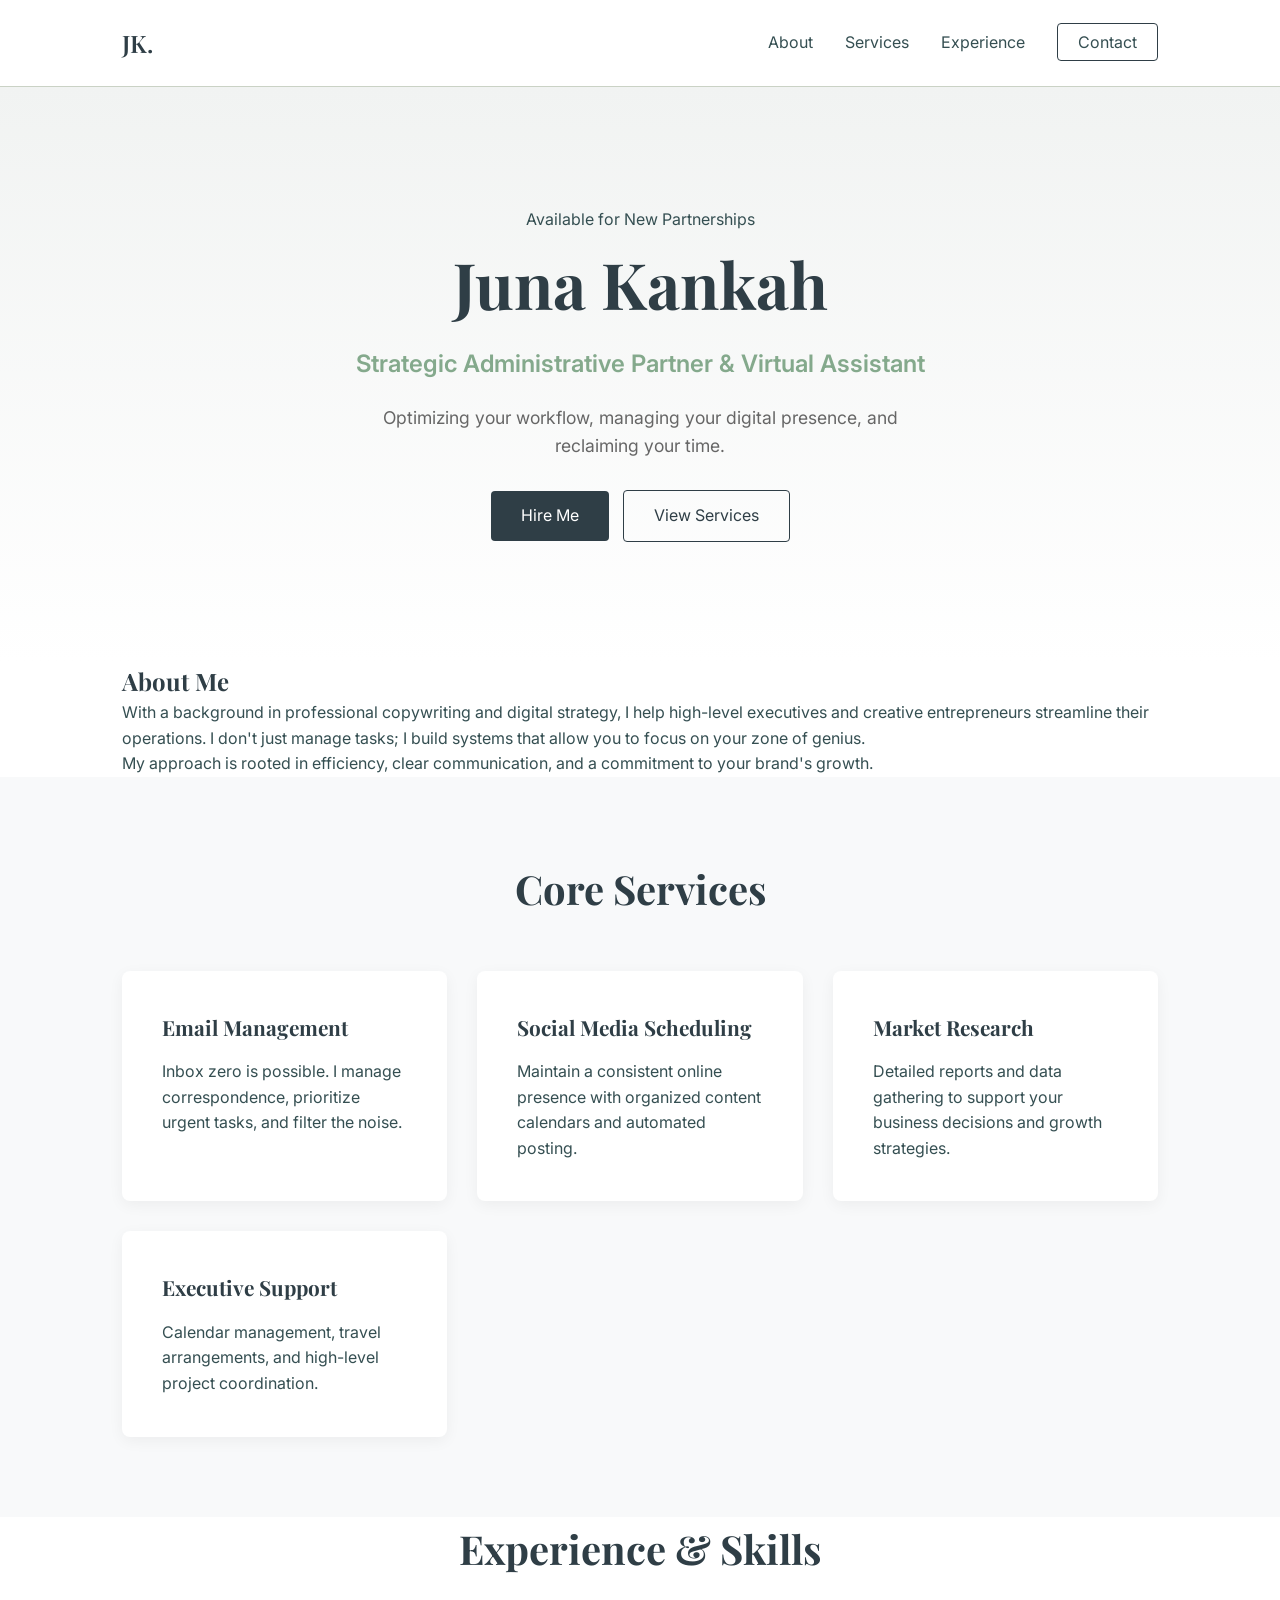
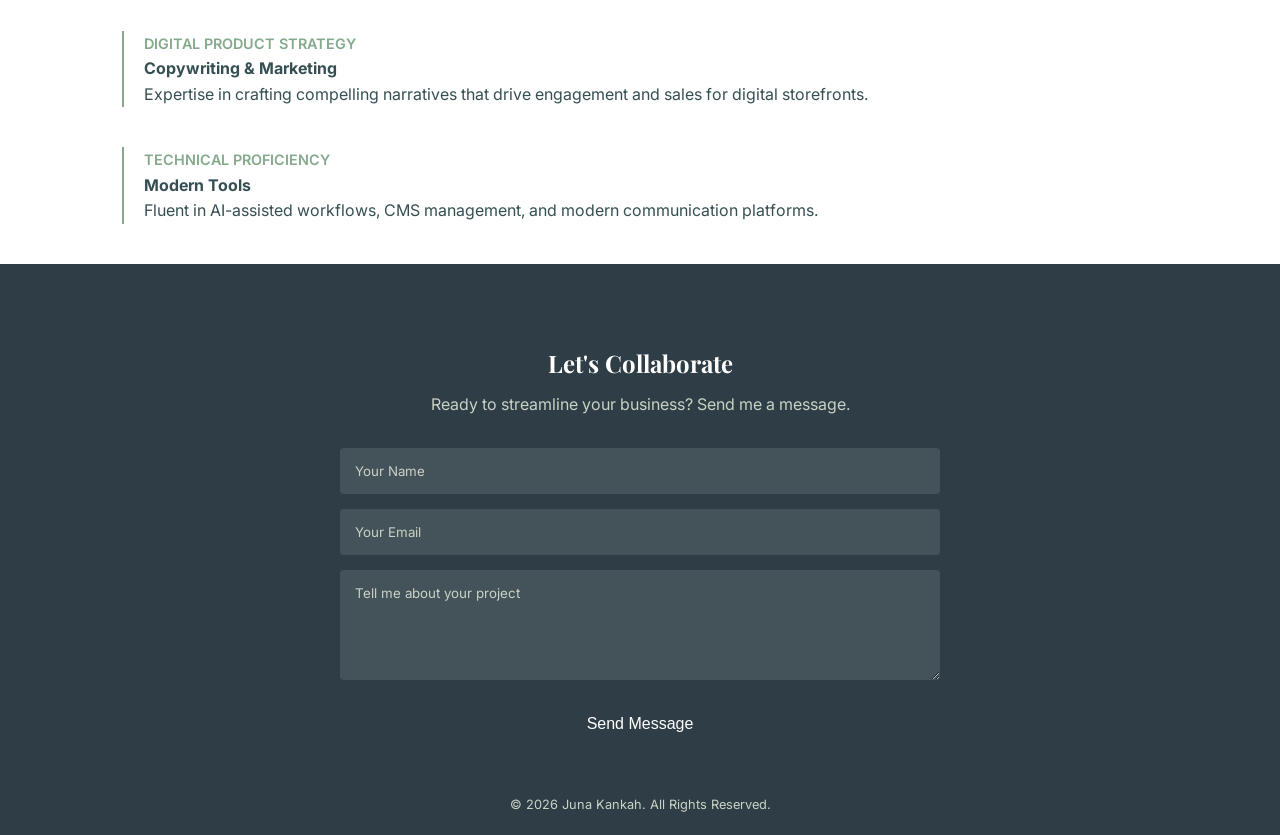
<file: index.html>
<!DOCTYPE html>
<html lang="en">
<head>
    <meta charset="UTF-8">
    <meta name="viewport" content="width=device-width, initial-scale=1.0">
    <title>Juna Kankah | Strategic Administrative Partner</title>
    <link rel="stylesheet" href="style.css">
    <!-- Google Fonts -->
    <link rel="preconnect" href="https://fonts.googleapis.com">
    <link rel="preconnect" href="https://fonts.gstatic.com" crossorigin>
    <link href="https://fonts.googleapis.com/css2?family=Playfair+Display:wght@600&family=Inter:wght@300;400;600&display=swap" rel="stylesheet">
</head>
<body>

    <!-- Navigation -->
    <nav>
        <div class="container nav-flex">
            <div class="logo">JK.</div>
            <ul class="nav-links">
                <li><a href="#about">About</a></li>
                <li><a href="#services">Services</a></li>
                <li><a href="#experience">Experience</a></li>
                <li><a href="#contact" class="btn-small">Contact</a></li>
            </ul>
        </div>
    </nav>

    <!-- Hero Section -->
    <header class="hero">
        <div class="container">
            <span class="fade-in">Available for New Partnerships</span>
            <h1>Juna Kankah</h1>
            <p class="tagline">Strategic Administrative Partner & Virtual Assistant</p>
            <p class="hero-sub">Optimizing your workflow, managing your digital presence, and reclaiming your time.</p>
            <div class="hero-btns">
                <a href="#contact" class="btn-primary">Hire Me</a>
                <a href="#services" class="btn-secondary">View Services</a>
            </div>
        </div>
    </header>

    <!-- About Section -->
    <section id="about" class="container">
        <div class="about-grid">
            <div class="about-text">
                <h2>About Me</h2>
                <p>With a background in professional copywriting and digital strategy, I help high-level executives and creative entrepreneurs streamline their operations. I don't just manage tasks; I build systems that allow you to focus on your zone of genius.</p>
                <p>My approach is rooted in efficiency, clear communication, and a commitment to your brand's growth.</p>
            </div>
        </div>
    </section>

    <!-- Services Section -->
    <section id="services" class="bg-light">
        <div class="container">
            <h2 class="section-title">Core Services</h2>
            <div class="services-grid">
                <div class="service-card">
                    <h3>Email Management</h3>
                    <p>Inbox zero is possible. I manage correspondence, prioritize urgent tasks, and filter the noise.</p>
                </div>
                <div class="service-card">
                    <h3>Social Media Scheduling</h3>
                    <p>Maintain a consistent online presence with organized content calendars and automated posting.</p>
                </div>
                <div class="service-card">
                    <h3>Market Research</h3>
                    <p>Detailed reports and data gathering to support your business decisions and growth strategies.</p>
                </div>
                <div class="service-card">
                    <h3>Executive Support</h3>
                    <p>Calendar management, travel arrangements, and high-level project coordination.</p>
                </div>
            </div>
        </div>
    </section>

    <!-- Portfolio/Experience Section -->
    <section id="experience" class="container">
        <h2 class="section-title">Experience & Skills</h2>
        <div class="experience-list">
            <div class="exp-item">
                <span class="exp-date">Digital Product Strategy</span>
                <h4>Copywriting & Marketing</h4>
                <p>Expertise in crafting compelling narratives that drive engagement and sales for digital storefronts.</p>
            </div>
            <div class="exp-item">
                <span class="exp-date">Technical Proficiency</span>
                <h4>Modern Tools</h4>
                <p>Fluent in AI-assisted workflows, CMS management, and modern communication platforms.</p>
            </div>
        </div>
    </section>

    <!-- Contact Section -->
    <footer id="contact">
        <div class="container">
            <div class="contact-card">
                <h2>Let's Collaborate</h2>
                <p>Ready to streamline your business? Send me a message.</p>
                <form id="contact-form">
                    <div class="form-group">
                        <input type="text" placeholder="Your Name" required>
                    </div>
                    <div class="form-group">
                        <input type="email" placeholder="Your Email" required>
                    </div>
                    <div class="form-group">
                        <textarea placeholder="Tell me about your project" rows="5" required></textarea>
                    </div>
                    <button type="submit" class="btn-primary">Send Message</button>
                </form>
            </div>
            <p class="copyright">&copy; 2026 Juna Kankah. All Rights Reserved.</p>
        </div>
    </footer>

</body>
</html>
</file>
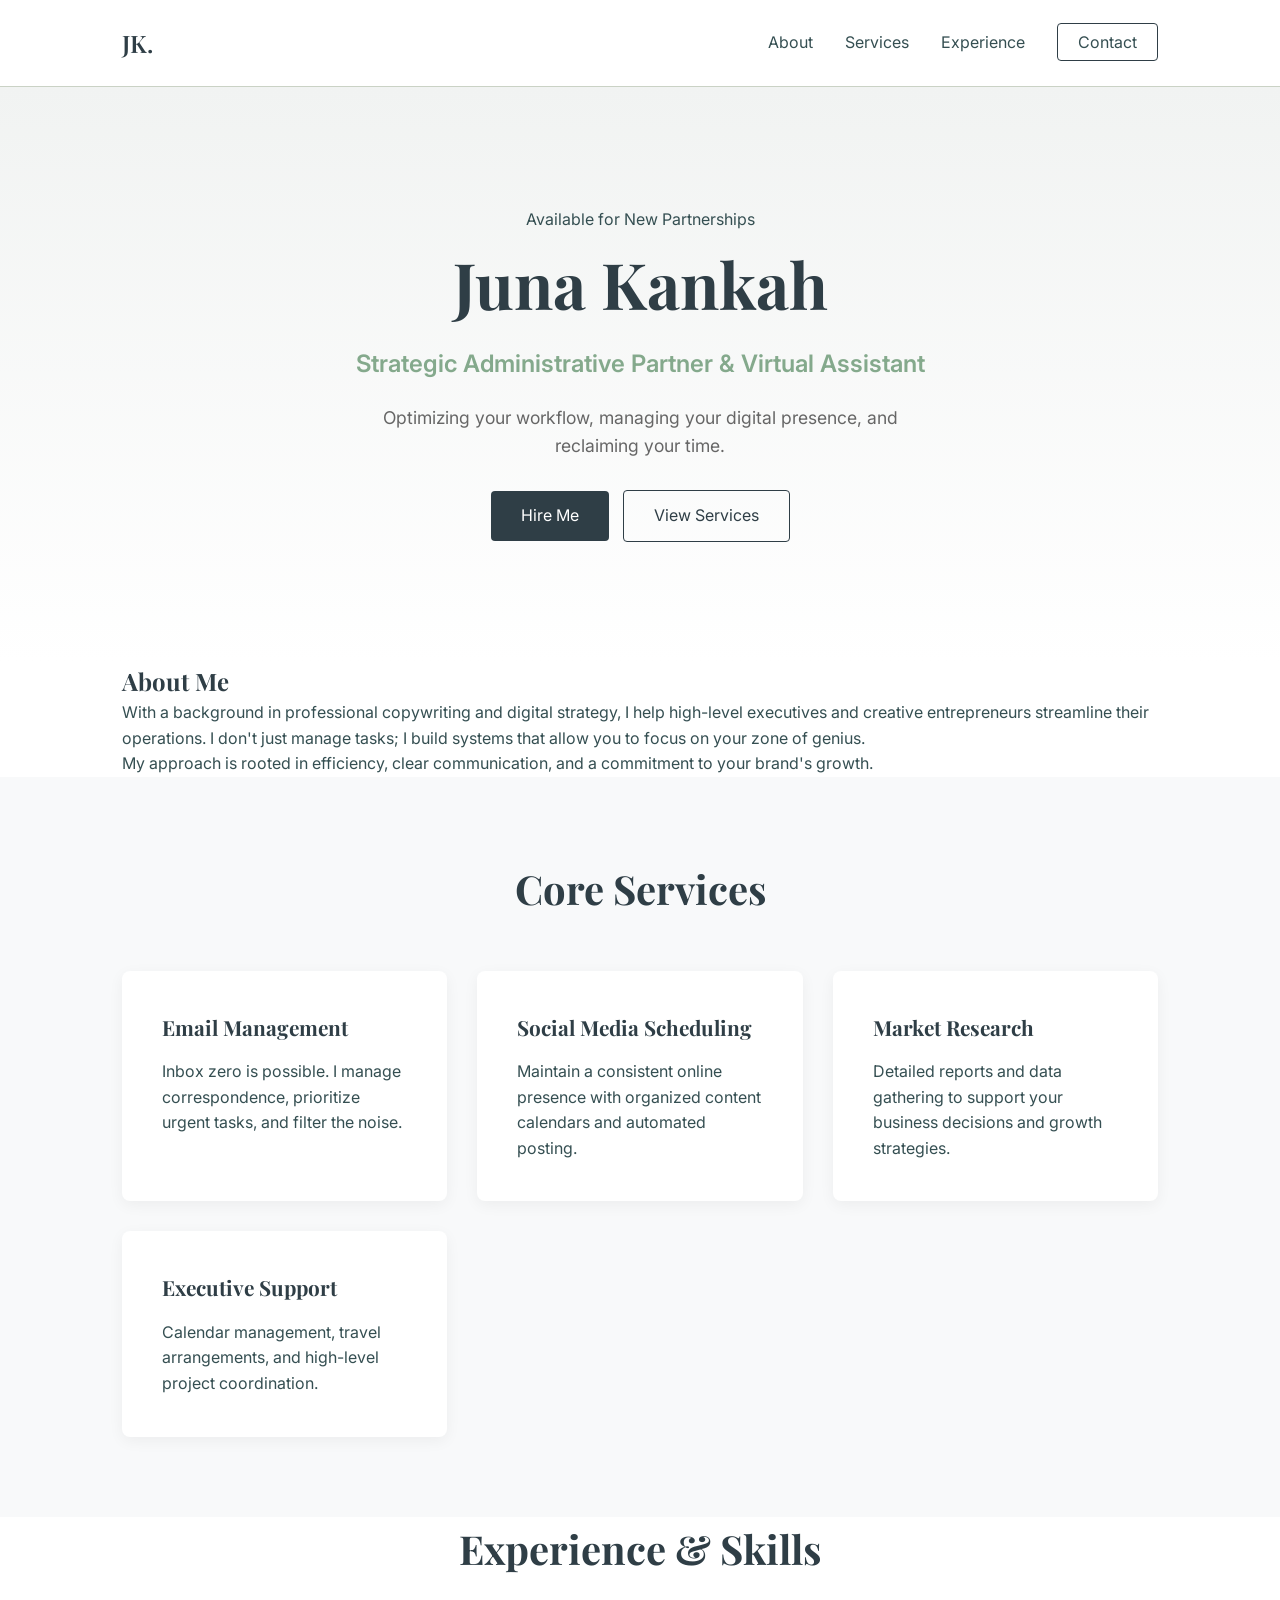
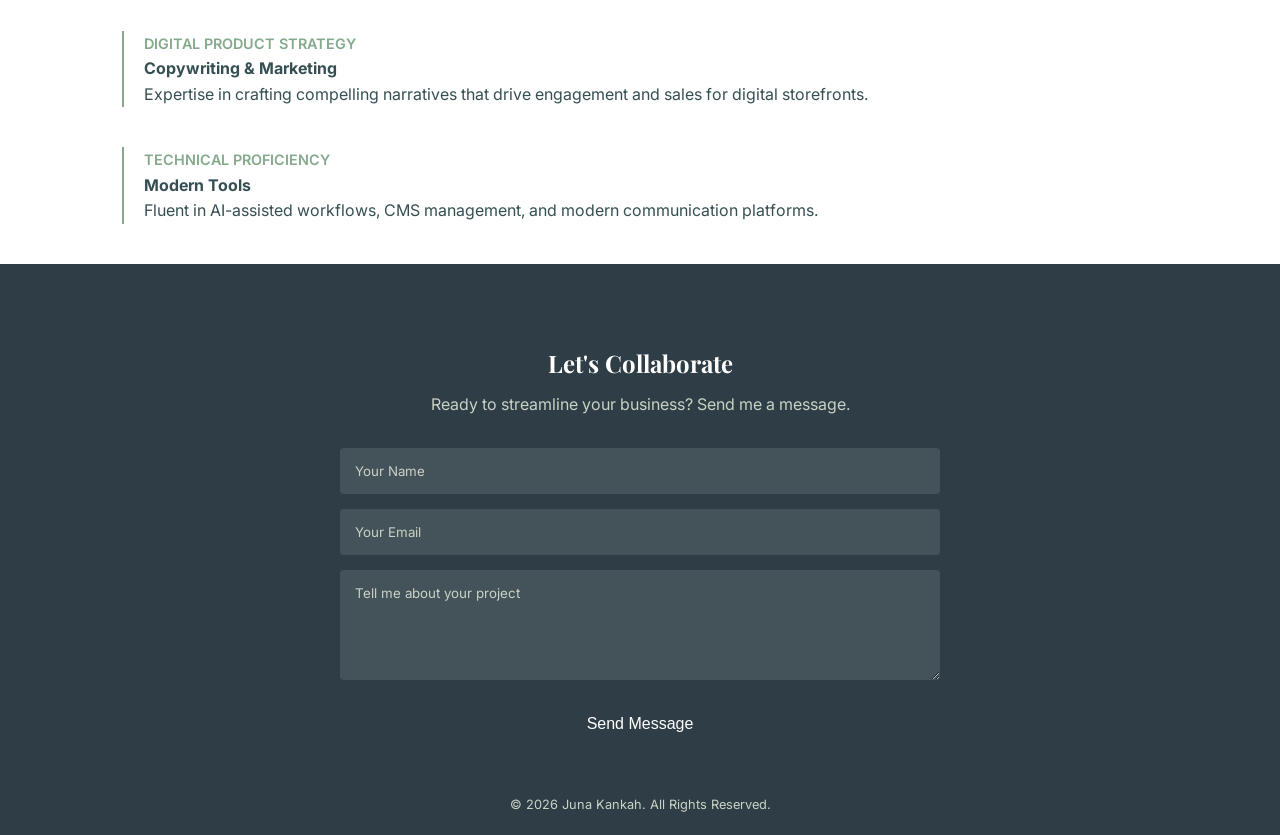
<file: html.html>
<!DOCTYPE html>
<html lang="en">
<head>
    <meta charset="UTF-8">
    <meta name="viewport" content="width=device-width, initial-scale=1.0">
    <title>Juna Kankah | Strategic Administrative Partner</title>
    <link rel="stylesheet" href="style.css">
    <!-- Google Fonts -->
    <link rel="preconnect" href="https://fonts.googleapis.com">
    <link rel="preconnect" href="https://fonts.gstatic.com" crossorigin>
    <link href="https://fonts.googleapis.com/css2?family=Playfair+Display:wght@600&family=Inter:wght@300;400;600&display=swap" rel="stylesheet">
</head>
<body>

    <!-- Navigation -->
    <nav>
        <div class="container nav-flex">
            <div class="logo">JK.</div>
            <ul class="nav-links">
                <li><a href="#about">About</a></li>
                <li><a href="#services">Services</a></li>
                <li><a href="#experience">Experience</a></li>
                <li><a href="#contact" class="btn-small">Contact</a></li>
            </ul>
        </div>
    </nav>

    <!-- Hero Section -->
    <header class="hero">
        <div class="container">
            <span class="fade-in">Available for New Partnerships</span>
            <h1>Juna Kankah</h1>
            <p class="tagline">Strategic Administrative Partner & Virtual Assistant</p>
            <p class="hero-sub">Optimizing your workflow, managing your digital presence, and reclaiming your time.</p>
            <div class="hero-btns">
                <a href="#contact" class="btn-primary">Hire Me</a>
                <a href="#services" class="btn-secondary">View Services</a>
            </div>
        </div>
    </header>

    <!-- About Section -->
    <section id="about" class="container">
        <div class="about-grid">
            <div class="about-text">
                <h2>About Me</h2>
                <p>With a background in professional copywriting and digital strategy, I help high-level executives and creative entrepreneurs streamline their operations. I don't just manage tasks; I build systems that allow you to focus on your zone of genius.</p>
                <p>My approach is rooted in efficiency, clear communication, and a commitment to your brand's growth.</p>
            </div>
        </div>
    </section>

    <!-- Services Section -->
    <section id="services" class="bg-light">
        <div class="container">
            <h2 class="section-title">Core Services</h2>
            <div class="services-grid">
                <div class="service-card">
                    <h3>Email Management</h3>
                    <p>Inbox zero is possible. I manage correspondence, prioritize urgent tasks, and filter the noise.</p>
                </div>
                <div class="service-card">
                    <h3>Social Media Scheduling</h3>
                    <p>Maintain a consistent online presence with organized content calendars and automated posting.</p>
                </div>
                <div class="service-card">
                    <h3>Market Research</h3>
                    <p>Detailed reports and data gathering to support your business decisions and growth strategies.</p>
                </div>
                <div class="service-card">
                    <h3>Executive Support</h3>
                    <p>Calendar management, travel arrangements, and high-level project coordination.</p>
                </div>
            </div>
        </div>
    </section>

    <!-- Portfolio/Experience Section -->
    <section id="experience" class="container">
        <h2 class="section-title">Experience & Skills</h2>
        <div class="experience-list">
            <div class="exp-item">
                <span class="exp-date">Digital Product Strategy</span>
                <h4>Copywriting & Marketing</h4>
                <p>Expertise in crafting compelling narratives that drive engagement and sales for digital storefronts.</p>
            </div>
            <div class="exp-item">
                <span class="exp-date">Technical Proficiency</span>
                <h4>Modern Tools</h4>
                <p>Fluent in AI-assisted workflows, CMS management, and modern communication platforms.</p>
            </div>
        </div>
    </section>

    <!-- Contact Section -->
    <footer id="contact">
        <div class="container">
            <div class="contact-card">
                <h2>Let's Collaborate</h2>
                <p>Ready to streamline your business? Send me a message.</p>
                <form id="contact-form">
                    <div class="form-group">
                        <input type="text" placeholder="Your Name" required>
                    </div>
                    <div class="form-group">
                        <input type="email" placeholder="Your Email" required>
                    </div>
                    <div class="form-group">
                        <textarea placeholder="Tell me about your project" rows="5" required></textarea>
                    </div>
                    <button type="submit" class="btn-primary">Send Message</button>
                </form>
            </div>
            <p class="copyright">&copy; 2026 Juna Kankah. All Rights Reserved.</p>
        </div>
    </footer>

</body>
</html>
</file>
<file: style.css>
/* --- Variables & Reset --- */
:root {
    --slate: #2f3e46;
    --sage: #84a98c;
    --off-white: #f8f9fa;
    --light-gray: #cad2c5;
    --text-dark: #354f52;
    --white: #ffffff;
    --transition: all 0.3s ease;
}

* {
    margin: 0;
    padding: 0;
    box-sizing: border-box;
}

html {
    scroll-behavior: smooth;
}

body {
    font-family: 'Inter', sans-serif;
    line-height: 1.6;
    color: var(--text-dark);
    background-color: var(--white);
}

h1, h2, h3 {
    font-family: 'Playfair Display', serif;
    color: var(--slate);
}

.container {
    max-width: 1100px;
    margin: 0 auto;
    padding: 0 2rem;
}

section {
    padding: 80px 0;
}

.bg-light {
    background-color: var(--off-white);
}

.section-title {
    text-align: center;
    margin-bottom: 50px;
    font-size: 2.5rem;
}

/* --- Navigation --- */
nav {
    padding: 1.5rem 0;
    position: sticky;
    top: 0;
    background: rgba(255, 255, 255, 0.95);
    z-index: 1000;
    border-bottom: 1px solid var(--light-gray);
}

.nav-flex {
    display: flex;
    justify-content: space-between;
    align-items: center;
}

.logo {
    font-family: 'Playfair Display', serif;
    font-size: 1.5rem;
    font-weight: 600;
    color: var(--slate);
}

.nav-links {
    display: flex;
    list-style: none;
    align-items: center;
}

.nav-links li {
    margin-left: 2rem;
}

.nav-links a {
    text-decoration: none;
    color: var(--text-dark);
    font-weight: 400;
    transition: var(--transition);
}

.nav-links a:hover {
    color: var(--sage);
}

/* --- Buttons --- */
.btn-primary {
    display: inline-block;
    padding: 12px 30px;
    background-color: var(--slate);
    color: var(--white);
    text-decoration: none;
    border-radius: 4px;
    transition: var(--transition);
    border: none;
    cursor: pointer;
    font-size: 1rem;
}

.btn-primary:hover {
    background-color: var(--sage);
}

.btn-secondary {
    display: inline-block;
    padding: 12px 30px;
    border: 1px solid var(--slate);
    color: var(--slate);
    text-decoration: none;
    border-radius: 4px;
    margin-left: 10px;
    transition: var(--transition);
}

.btn-secondary:hover {
    background-color: var(--slate);
    color: var(--white);
}

.btn-small {
    padding: 8px 20px;
    border: 1px solid var(--slate);
    border-radius: 4px;
}

/* --- Hero --- */
.hero {
    padding: 120px 0;
    text-align: center;
    background: linear-gradient(to bottom, #f1f3f2, #ffffff);
}

.hero h1 {
    font-size: 4rem;
    margin-bottom: 10px;
}

.tagline {
    font-size: 1.5rem;
    color: var(--sage);
    font-weight: 600;
    margin-bottom: 20px;
}

.hero-sub {
    max-width: 600px;
    margin: 0 auto 30px;
    font-size: 1.1rem;
    color: #666;
}

/* --- Services Grid --- */
.services-grid {
    display: grid;
    grid-template-columns: repeat(auto-fit, minmax(240px, 1fr));
    gap: 30px;
}

.service-card {
    background: var(--white);
    padding: 40px;
    border-radius: 8px;
    box-shadow: 0 4px 15px rgba(0,0,0,0.05);
    transition: var(--transition);
}

.service-card:hover {
    transform: translateY(-5px);
}

.service-card h3 {
    margin-bottom: 15px;
    font-size: 1.3rem;
}

/* --- Experience Section --- */
.exp-item {
    border-left: 2px solid var(--sage);
    padding-left: 20px;
    margin-bottom: 40px;
}

.exp-date {
    font-size: 0.9rem;
    text-transform: uppercase;
    color: var(--sage);
    font-weight: 600;
}

/* --- Contact Form --- */
footer {
    background-color: var(--slate);
    color: var(--white);
    padding: 80px 0 20px;
}

.contact-card {
    max-width: 600px;
    margin: 0 auto;
    text-align: center;
}

.contact-card h2 {
    color: var(--white);
    margin-bottom: 10px;
}

.contact-card p {
    margin-bottom: 30px;
    color: var(--light-gray);
}

form {
    display: flex;
    flex-direction: column;
}

.form-group {
    margin-bottom: 15px;
}

input, textarea {
    width: 100%;
    padding: 15px;
    border: none;
    border-radius: 4px;
    background: rgba(255,255,255,0.1);
    color: var(--white);
    font-family: inherit;
}

input::placeholder, textarea::placeholder {
    color: var(--light-gray);
}

.copyright {
    margin-top: 50px;
    text-align: center;
    font-size: 0.8rem;
    color: var(--light-gray);
}

/* --- Mobile Responsive --- */
@media (max-width: 768px) {
    .hero h1 {
        font-size: 2.5rem;
    }
    
    .nav-links {
        display: none; /* Simplification for pure CSS mobile */
    }
    
    .hero-btns {
        display: flex;
        flex-direction: column;
        gap: 10px;
    }
    
    .btn-secondary {
        margin-left: 0;
    }
}
</file>
